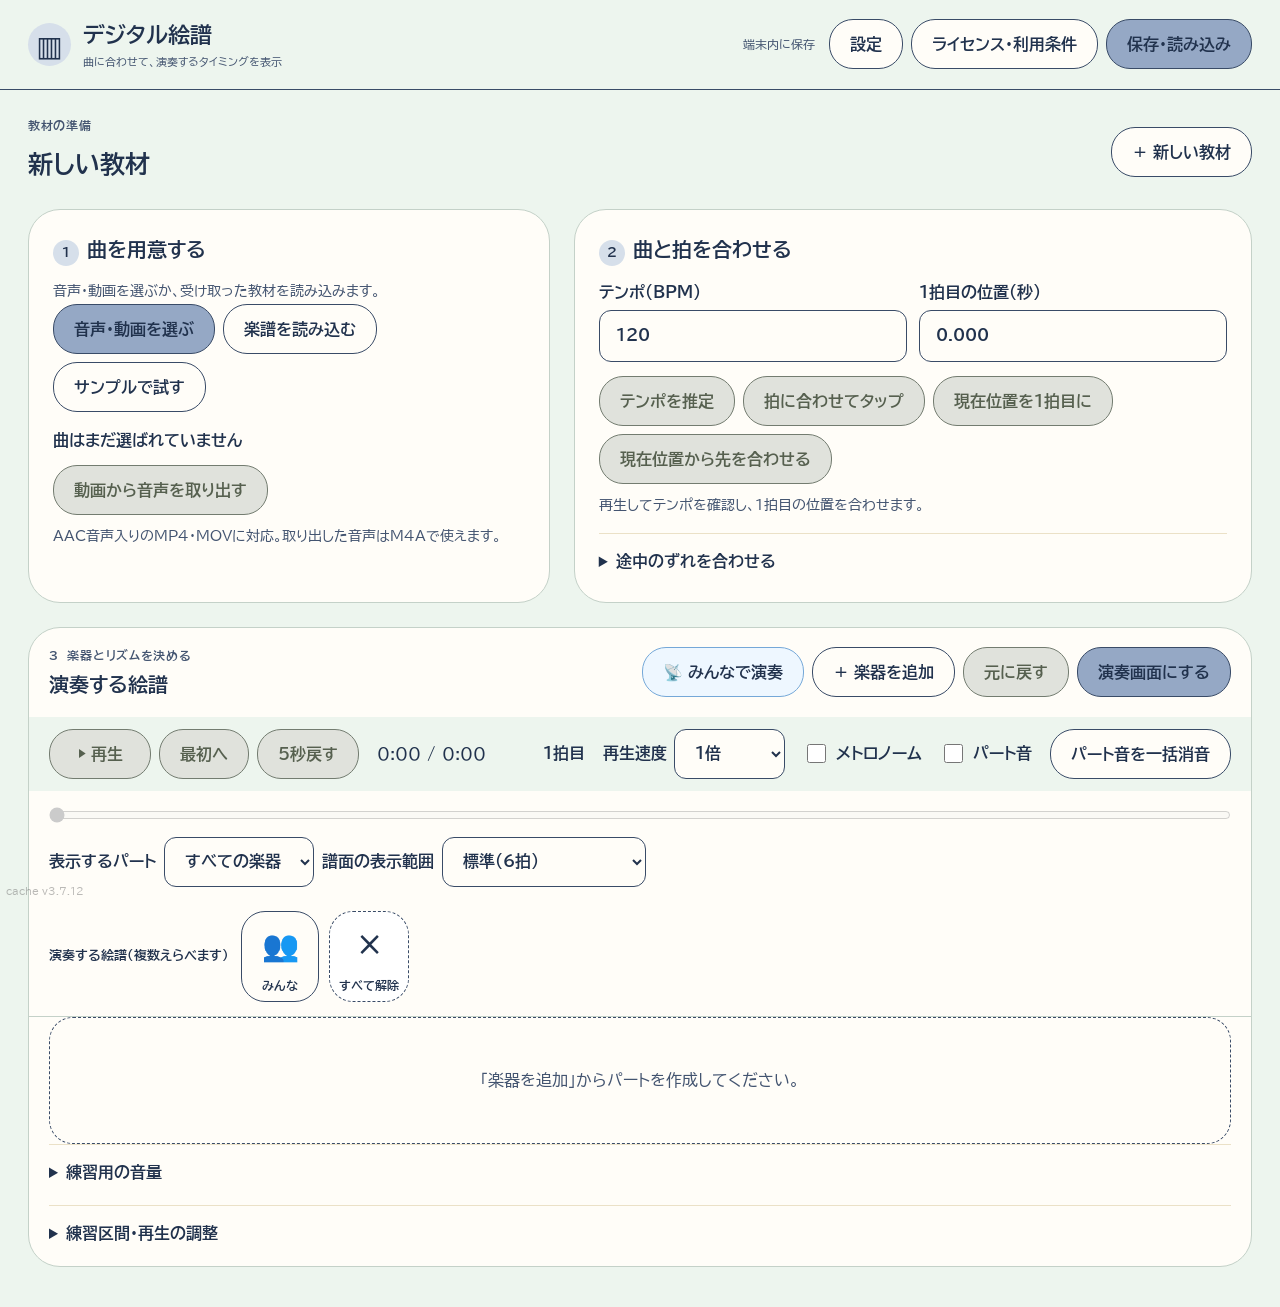
<file: index.html>
<!doctype html>
<html lang="ja">
<head>
<meta charset="utf-8">
<meta name="viewport" content="width=device-width,initial-scale=1,viewport-fit=cover">
<title>デジタル絵譜</title>
<style>body{font-family:-apple-system,BlinkMacSystemFont,"Hiragino Kaku Gothic ProN","Yu Gothic",sans-serif;background:#edf5ee;color:#21324d;margin:0;display:grid;place-items:center;min-height:100vh}#msg{padding:24px;text-align:center;font-weight:700}</style>
</head>
<body>
<div id="msg">デジタル絵譜を読み込んでいます…</div>
<script>
(async()=>{
 try{
  const response=await fetch('./embedded/app.gz.b64?rev=20261008-soft-count',{cache:'no-store'});
  if(!response.ok)throw Error(`本体の取得に失敗しました (${response.status})`);
  const b64=(await response.text()).trim(),bin=atob(b64),bytes=new Uint8Array(bin.length);for(let i=0;i<bin.length;i++)bytes[i]=bin.charCodeAt(i);
  const stream=new Blob([bytes]).stream().pipeThrough(new DecompressionStream('gzip'));
  const html=await new Response(stream).text();
  document.open();document.write(html);document.close();
 }catch(e){console.error(e);document.getElementById('msg').innerHTML='読み込みに失敗しました。<br>ページを再読み込みしてください。';}
})();
</script>
</body>
</html>
</file>
